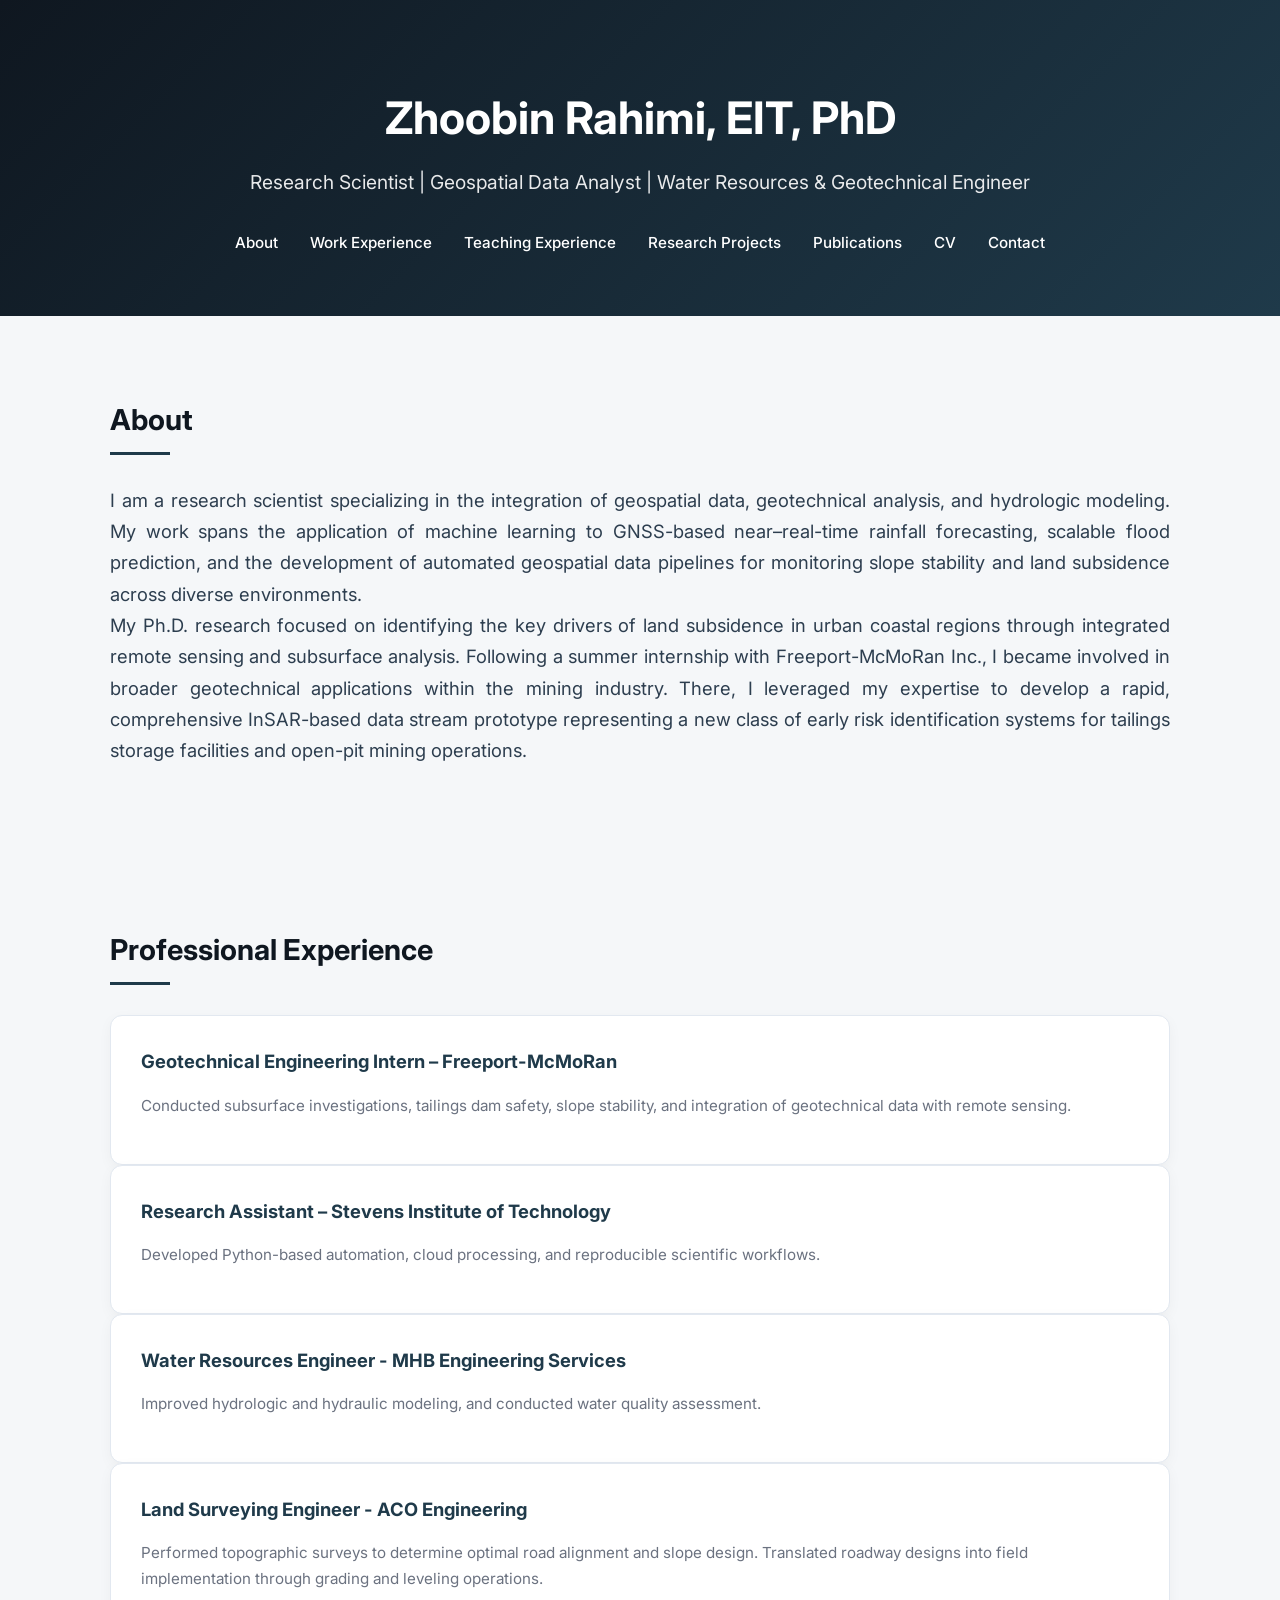
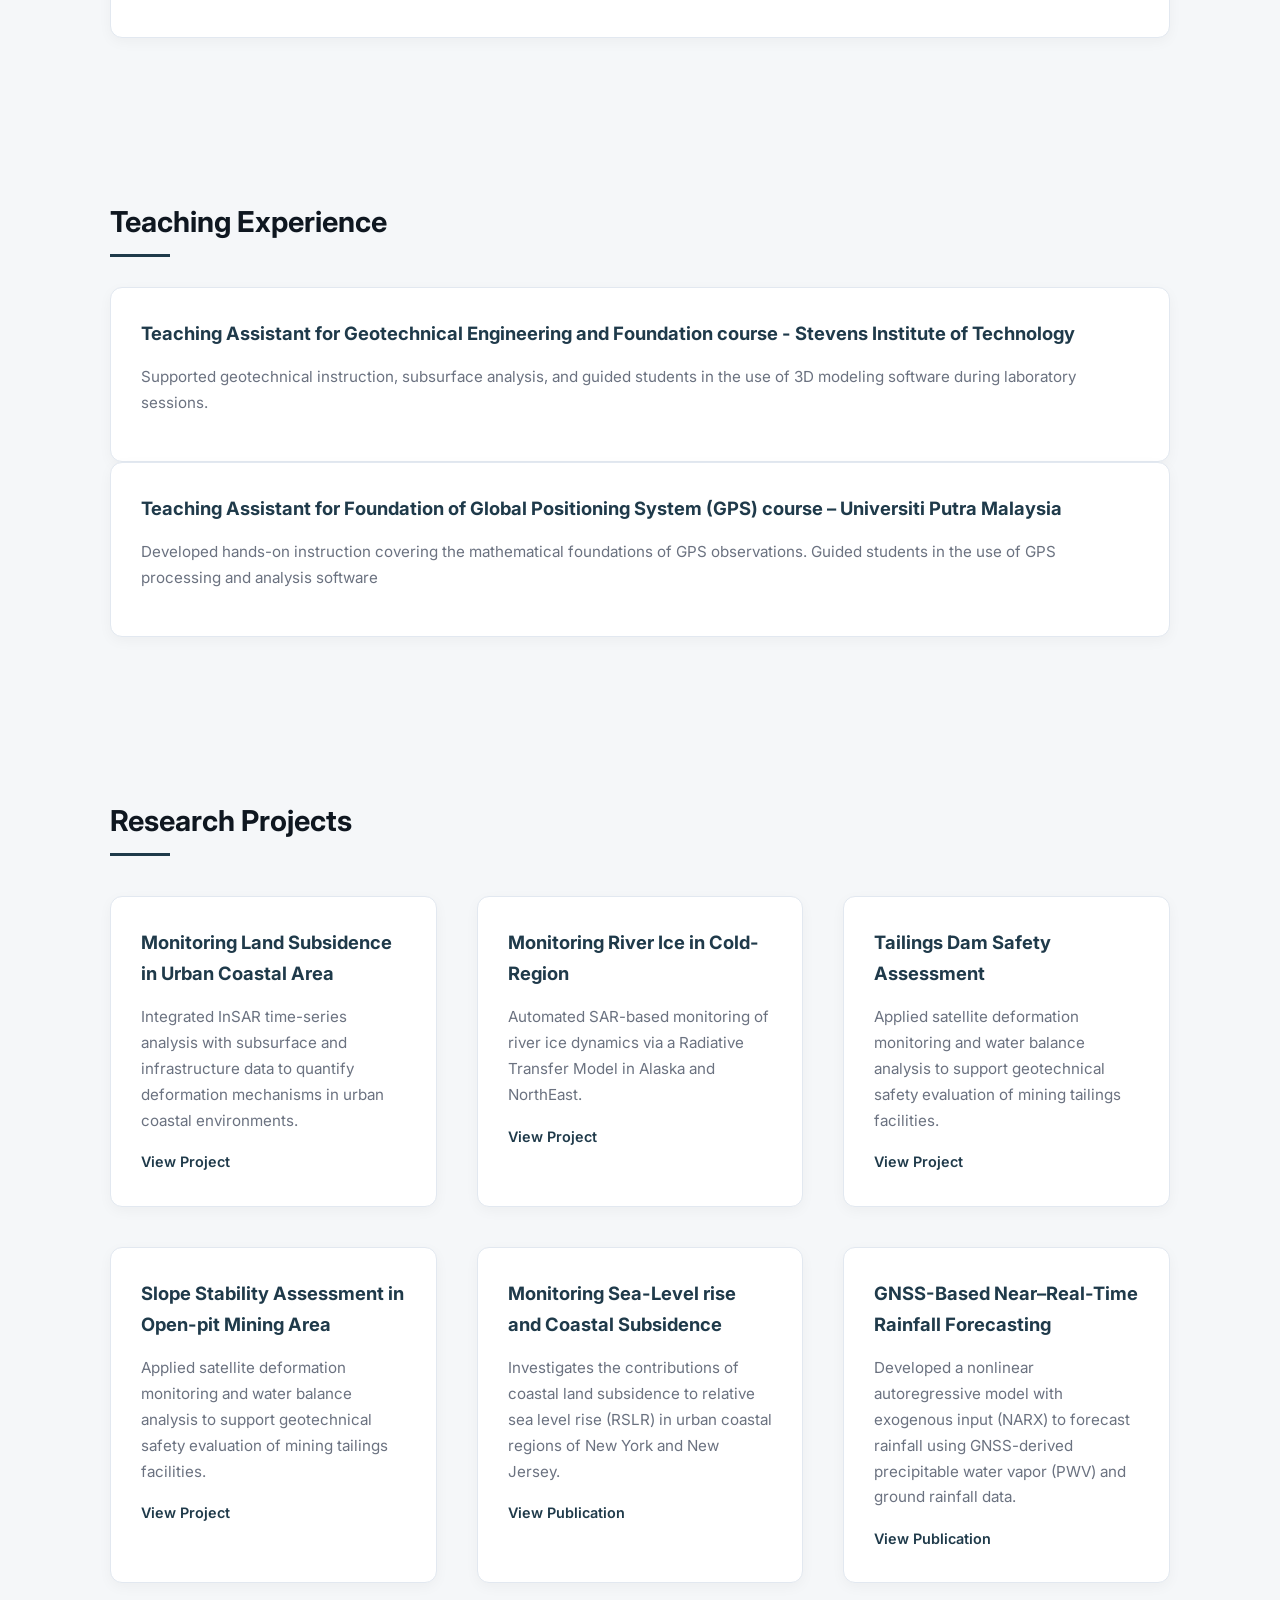
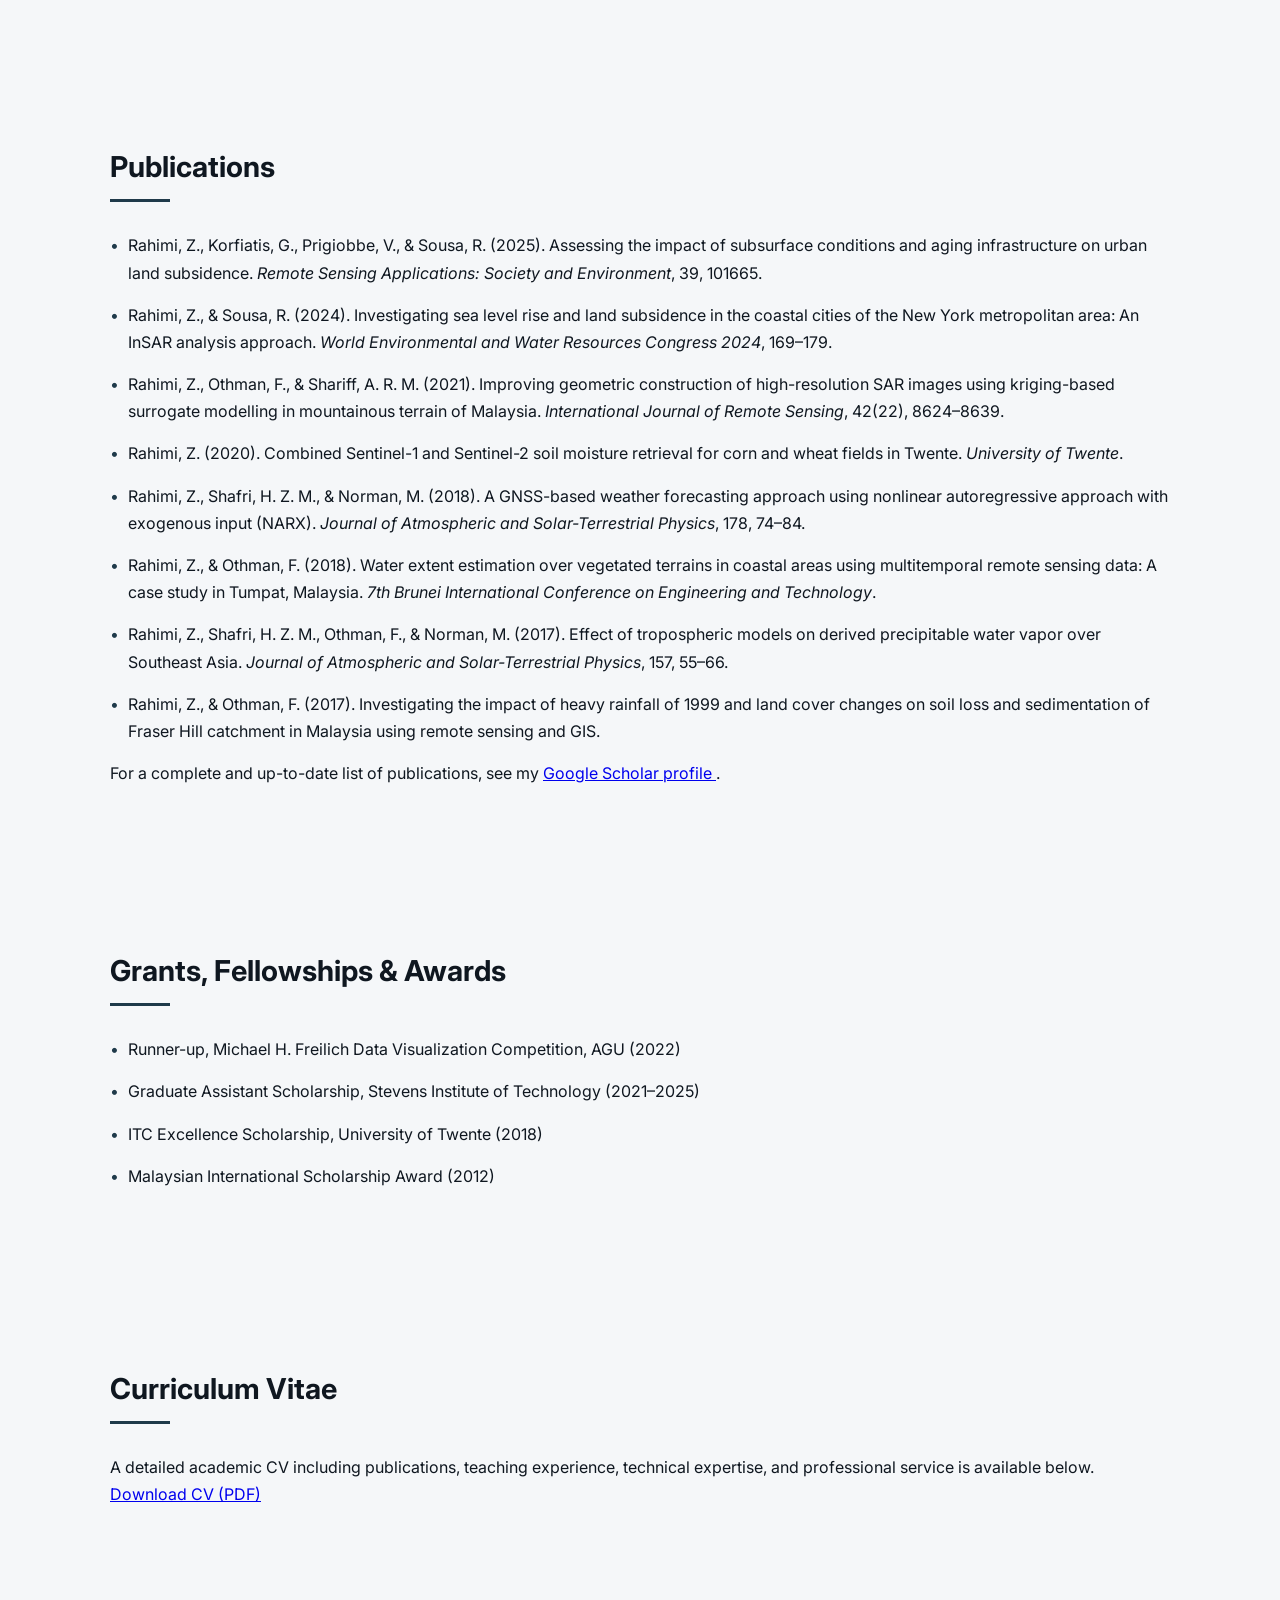
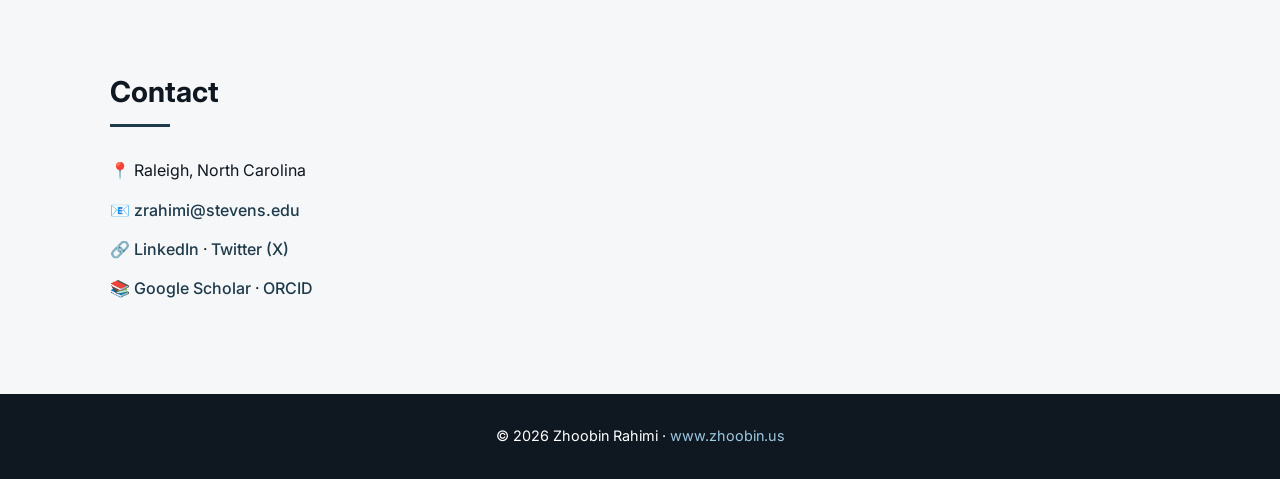
<file: index.html>
<!DOCTYPE html>
<html lang="en">
<head>
  <meta charset="UTF-8">
  <meta name="viewport" content="width=device-width, initial-scale=1.0">
  <title>Zhoobin Rahimi | Research Scientist</title>
  <meta name="description" content="Zhoobin Rahimi – Research Scientist in Remote Sensing, Water Resources, and Geotechnical Engineering">
  <link href="https://fonts.googleapis.com/css2?family=Inter:wght@400;500;600;700&display=swap" rel="stylesheet">
  <link rel="stylesheet" href="style.css">

  <!-- Google Analytics -->
<script async src="https://www.googletagmanager.com/gtag/js?id=G-R81PVTYECD"></script>
<script>
  window.dataLayer = window.dataLayer || [];
  function gtag(){dataLayer.push(arguments);}
  gtag('js', new Date());

  gtag('config', 'G-R81PVTYECD');
</script>
</head>
<body>
<header>
  <h1>Zhoobin Rahimi, EIT, PhD</h1>
  <h2>Research Scientist | Geospatial Data Analyst | Water Resources & Geotechnical Engineer</h2>
  <nav>
    <a href="#about">About</a>
    <a href="#experience"> Work Experience</a>
    <a href="#teaching">Teaching Experience</a>
    <a href="#research">Research Projects</a>
    <a href="#publications">Publications</a>
    <a href="#cv">CV</a>
    <a href="#contact">Contact</a>
  </nav>
</header>
<section id="about">
  <h3>About</h3>
  <p class="lead">
I am a research scientist specializing in the integration of geospatial data, geotechnical analysis, and hydrologic modeling. My work spans the application of machine learning to GNSS-based near–real-time rainfall forecasting, scalable flood prediction, and the development of automated geospatial data pipelines for monitoring slope stability and land subsidence across diverse environments.
 </p>
  <p class="lead">
My Ph.D. research focused on identifying the key drivers of land subsidence in urban coastal regions through integrated remote sensing and subsurface analysis. Following a summer internship with Freeport-McMoRan Inc., I became involved in broader geotechnical applications within the mining industry. There, I leveraged my expertise to develop a rapid, comprehensive InSAR-based data stream prototype representing a new class of early risk identification systems for tailings storage facilities and open-pit mining operations.  </p>
 </p>
</section>

<section id="experience">
  <h3>Professional Experience</h3>
  <div class="grid">
    <div class="card">
      <h4>Geotechnical Engineering Intern – Freeport-McMoRan </h4>
      <p>Conducted subsurface investigations, tailings dam safety, slope stability, and integration of geotechnical data with remote sensing.</p>
    </div>
    <div class="card">
      <h4>Research Assistant – Stevens Institute of Technology</h4>
      <p>Developed Python-based automation, cloud processing, and reproducible scientific workflows.</p>
    </div>
    <div class="card">
      <h4>Water Resources Engineer - MHB Engineering Services</h4>
      <p>Improved hydrologic and hydraulic modeling, and conducted water quality assessment.</p>
    </div>
    <div class="card">
      <h4>Land Surveying Engineer - ACO Engineering </h4>
      <p>Performed topographic surveys to determine optimal road alignment and slope design. 
        Translated roadway designs into field implementation through grading and leveling operations.</p>
    </div>
  </div>
</section>
<section id="teaching">
  <h3>Teaching Experience</h3>
  <div class="grid">
    <div class="card">
  <h4>Teaching Assistant for Geotechnical Engineering and Foundation course - Stevens Institute of Technology</h4>
      <p>Supported geotechnical instruction, subsurface analysis, and guided students in the use of 3D modeling software during laboratory sessions. </p>
      </div>
    <div class="card">
      <h4>Teaching Assistant for Foundation of Global Positioning System (GPS) course – Universiti Putra Malaysia</h4>
      <p>Developed hands-on instruction covering the mathematical foundations of GPS observations. Guided students in the use of GPS processing and analysis software</p>
    </div>
    </section>

<section id="research">
  <h3>Research Projects</h3>
  <div class="projects-grid">

    <div class="card">
      <h4>Monitoring Land Subsidence in Urban Coastal Area</h4>
      <p>Integrated InSAR time-series analysis with subsurface and infrastructure data to quantify deformation mechanisms in urban coastal environments.</p>
      <a href="projects/dsphoboken.html">View Project</a>
    </div>
    <div class="card">
      <h4>Monitoring River Ice in Cold-Region </h4>
      <p>Automated SAR-based monitoring of river ice dynamics via a Radiative Transfer Model in Alaska and NorthEast.</p>
      <a href="projects/iceriver.html">View Project</a>
    </div>
    <div class="card">
      <h4>Tailings Dam Safety Assessment</h4>
      <p>Applied satellite deformation monitoring and water balance analysis to support geotechnical safety evaluation of mining tailings facilities.</p>
      <a href="projects/tsf.html">View Project</a>
    </div>
    
    <div class="card">
      <h4>Slope Stability Assessment in Open-pit Mining Area</h4>
      <p>Applied satellite deformation monitoring and water balance analysis to support geotechnical safety evaluation of mining tailings facilities.</p>
      <a href="projects/ssa.html">View Project</a>
    </div>
    <div class="card">
      <h4>Monitoring Sea-Level rise and Coastal Subsidence</h4>
      <p>Investigates the contributions of coastal land subsidence to relative sea level rise (RSLR) in urban coastal regions of New York and New Jersey.</p>
      <a href="#publications">View Publication</a>
    </div>
    <div class="card">
      <h4>GNSS-Based Near–Real-Time Rainfall Forecasting</h4>
      <p> Developed a nonlinear autoregressive model with exogenous input (NARX) to forecast rainfall using GNSS-derived precipitable water vapor (PWV) and ground rainfall data.</p>
      <a href="#publications">View Publication</a>
    </div>
  </div>
</section>

<section id="publications">
  <h3>Publications</h3>
  <ul>
    <li>
      Rahimi, Z., Korfiatis, G., Prigiobbe, V., & Sousa, R. (2025).
      Assessing the impact of subsurface conditions and aging infrastructure on urban land subsidence.
      <em>Remote Sensing Applications: Society and Environment</em>, 39, 101665.
    </li>

    <li>
      Rahimi, Z., & Sousa, R. (2024).
      Investigating sea level rise and land subsidence in the coastal cities of the New York metropolitan area: An InSAR analysis approach.
      <em>World Environmental and Water Resources Congress 2024</em>, 169–179.
    </li>

    <li>
      Rahimi, Z., Othman, F., & Shariff, A. R. M. (2021).
      Improving geometric construction of high-resolution SAR images using kriging-based surrogate modelling in mountainous terrain of Malaysia.
      <em>International Journal of Remote Sensing</em>, 42(22), 8624–8639.
    </li>

    <li>
      Rahimi, Z. (2020).
      Combined Sentinel-1 and Sentinel-2 soil moisture retrieval for corn and wheat fields in Twente.
      <em>University of Twente</em>.
    </li>

    <li>
      Rahimi, Z., Shafri, H. Z. M., & Norman, M. (2018).
      A GNSS-based weather forecasting approach using nonlinear autoregressive approach with exogenous input (NARX).
      <em>Journal of Atmospheric and Solar-Terrestrial Physics</em>, 178, 74–84.
    </li>

    <li>
      Rahimi, Z., & Othman, F. (2018).
      Water extent estimation over vegetated terrains in coastal areas using multitemporal remote sensing data: A case study in Tumpat, Malaysia.
      <em>7th Brunei International Conference on Engineering and Technology</em>.
    </li>

    <li>
      Rahimi, Z., Shafri, H. Z. M., Othman, F., & Norman, M. (2017).
      Effect of tropospheric models on derived precipitable water vapor over Southeast Asia.
      <em>Journal of Atmospheric and Solar-Terrestrial Physics</em>, 157, 55–66.
    </li>

    <li>
      Rahimi, Z., & Othman, F. (2017).
      Investigating the impact of heavy rainfall of 1999 and land cover changes on soil loss and sedimentation of Fraser Hill catchment in Malaysia using remote sensing and GIS.
    </li>
<p>
  For a complete and up-to-date list of publications, see my 
  <a href="https://scholar.google.com/citations?user=qwAzyl4AAAAJ" target="_blank">
    Google Scholar profile
  </a>.
</p>

  </ul>
</section>

<section id="grants">
  <h3>Grants, Fellowships & Awards</h3>
  <ul>
    <li>Runner-up, Michael H. Freilich Data Visualization Competition, AGU (2022)</li>
    <li>Graduate Assistant Scholarship, Stevens Institute of Technology (2021–2025)</li>
    <li>ITC Excellence Scholarship, University of Twente (2018)</li>
    <li>Malaysian International Scholarship Award (2012)</li>
  </ul>
</section>


<section id="cv">
  <h3>Curriculum Vitae</h3>
  <p>
    A detailed academic CV including publications, teaching experience, technical expertise, and professional service is available below.
  </p>
  <p>
    <a href="ZHOOBIN_RA_(2026).pdf" target="_blank">Download CV (PDF)</a>
  </p>
</section>
<section id="contact">
  <h3>Contact</h3>

  <p>
    📍 Raleigh, North Carolina
  </p>

  <p>
    📧 <a href="mailto:zrahimi@stevens.edu">zrahimi@stevens.edu</a>
  </p>

  <p>
    🔗
    <a href="https://www.linkedin.com/in/zhoobinrahimi/" target="_blank">LinkedIn</a> ·
    <a href="https://twitter.com/J00bin" target="_blank">Twitter (X)</a>
  </p>
  <p>
    📚
    <a href="https://scholar.google.com/citations?user=qwAzyl4AAAAJ" target="_blank">
      Google Scholar
    </a> ·
    <a href="https://orcid.org/0000-0001-8597-3132" target="_blank">
      ORCID
    </a>
  </p>

</section>

<footer>
  <p>© 2026 Zhoobin Rahimi · <a href="https://www.zhoobin.us">www.zhoobin.us</a></p>
</footer>

</body>
</html>
</file>
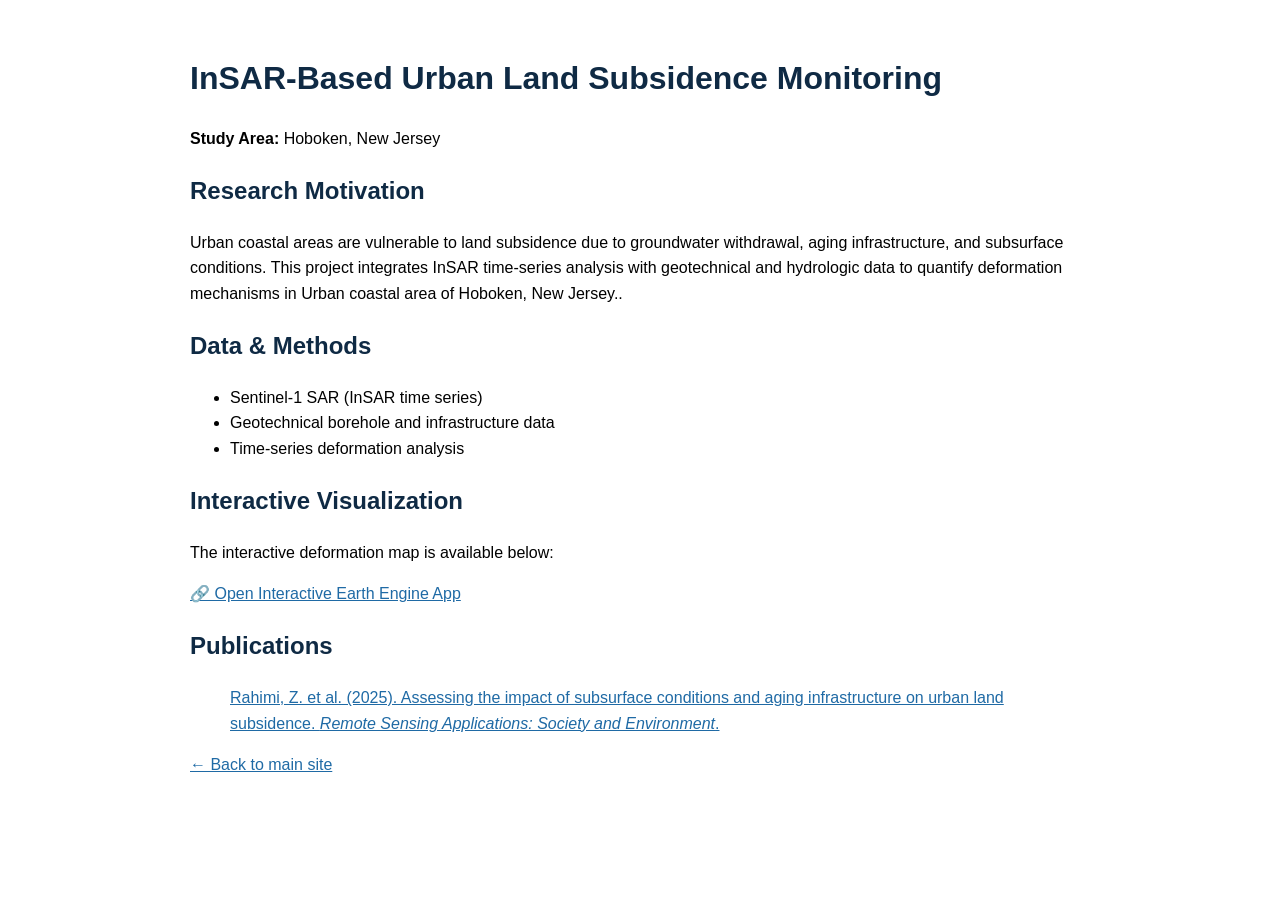
<file: projects/dsphoboken.html>
<!DOCTYPE html>
<html lang="en">
<head>
  <meta charset="UTF-8">
  <title>Urban Land Subsidence – Hoboken, NJ</title>
  <meta name="description" content="InSAR-based land subsidence monitoring in Hoboken, NJ">
  <style>
    body { font-family: Arial, sans-serif; max-width: 900px; margin: auto; padding: 2rem; line-height: 1.6; }
    h1, h2 { color: #0f2a44; }
    a { color: #1f6aa5; }
  </style>
</head>
<body>

<h1>InSAR-Based Urban Land Subsidence Monitoring</h1>
<p><strong>Study Area:</strong> Hoboken, New Jersey</p>

<h2>Research Motivation</h2>
<p>
Urban coastal areas are vulnerable to land subsidence due to groundwater withdrawal, 
aging infrastructure, and subsurface conditions. This project integrates InSAR time-series 
analysis with geotechnical and hydrologic data to quantify deformation mechanisms in Urban coastal area of Hoboken, New Jersey..
</p>

<h2>Data & Methods</h2>
<ul>
  <li>Sentinel-1 SAR (InSAR time series)</li>
  <li>Geotechnical borehole and infrastructure data</li>
  <li>Time-series deformation analysis</li>
</ul>

<h2>Interactive Visualization</h2>
<p>
The interactive deformation map is available below:
</p>

<p>
<a href="https://zr110.users.earthengine.app/view/dsphoboken" target="_blank">
🔗 Open Interactive Earth Engine App
</a>

</p>

<section id="publications">
  <h2>Publications</h2>
  <ul>
  <a href="https://www.sciencedirect.com/science/article/pii/S2352938525002186?fr=RR-2&ref=pdf_download&rr=9ae70b00fd136bbc" target="_blank">
  Rahimi, Z. et al. (2025). Assessing the impact of subsurface conditions and aging infrastructure on urban land subsidence. <em>Remote Sensing Applications: Society and Environment</em>.
  </a>
  </ul>
</section>

<p><a href="../index.html">← Back to main site</a></p>

</body>
</html>
</file>
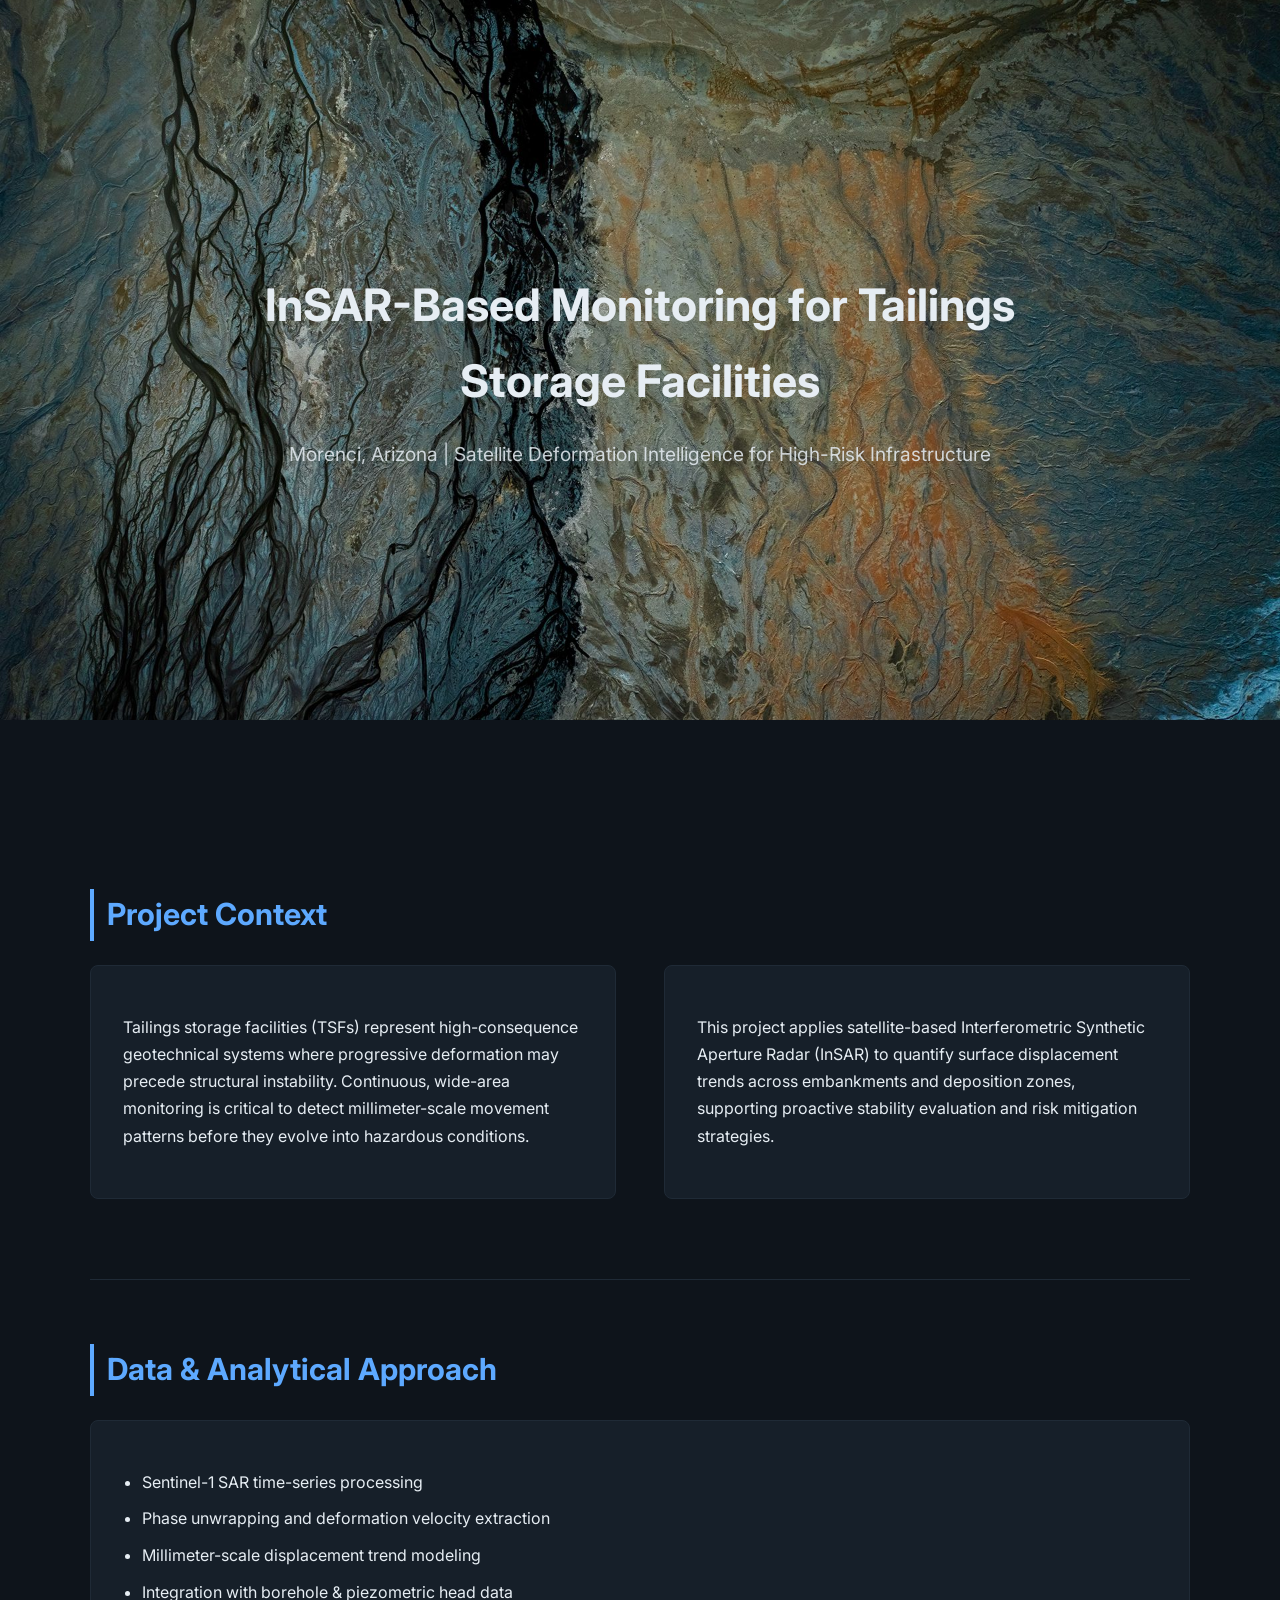
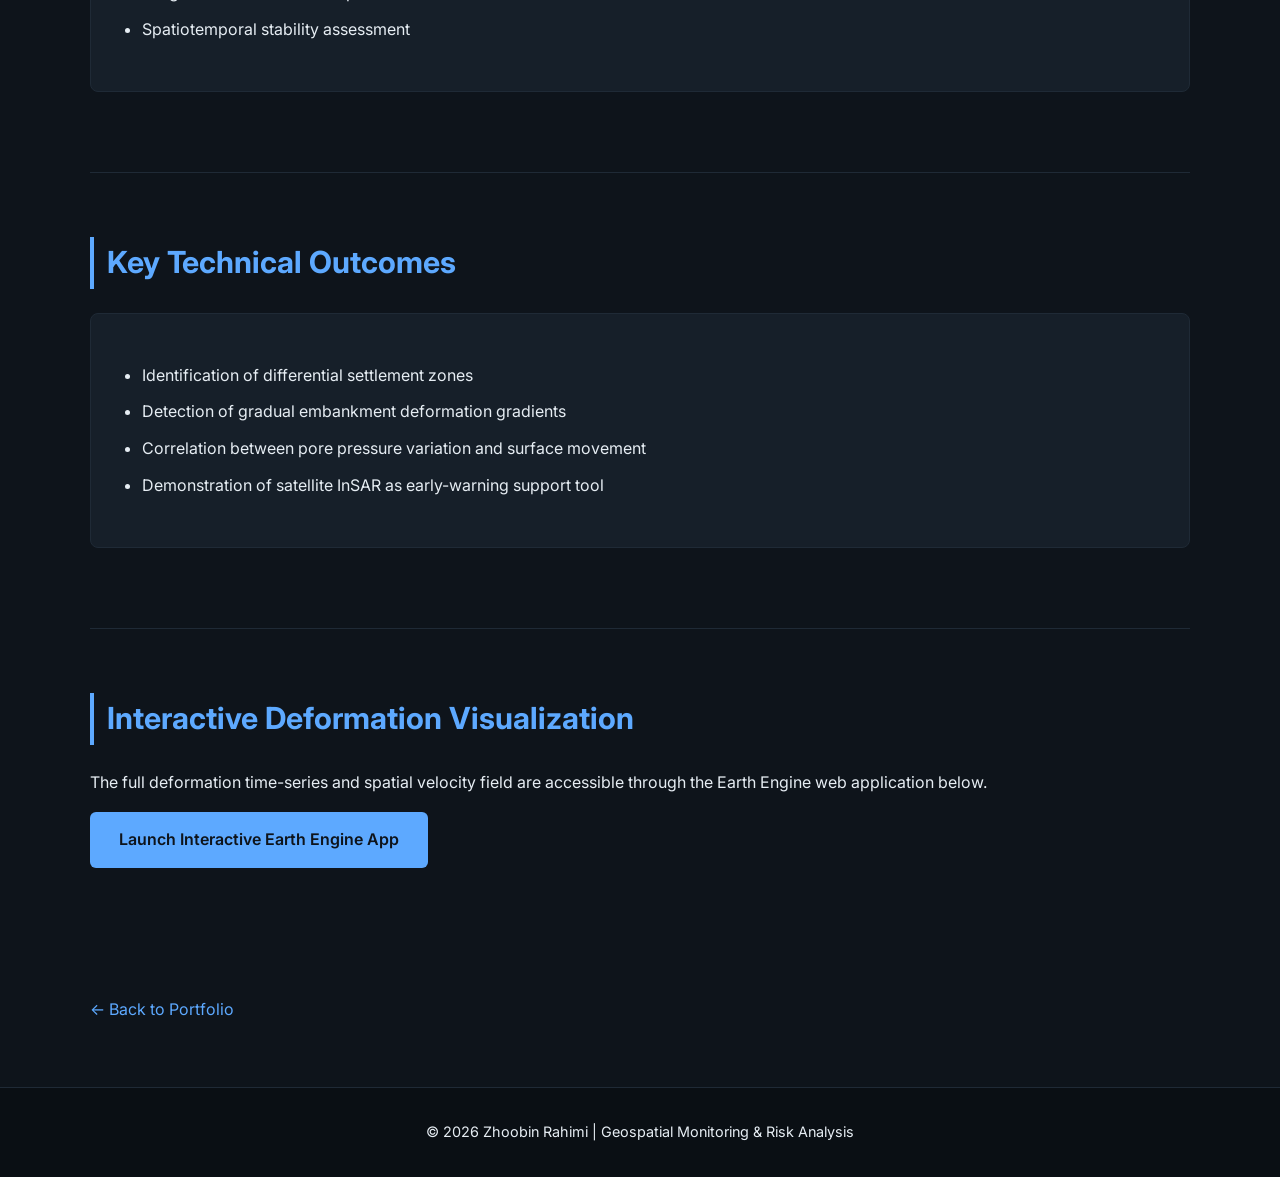
<file: projects/tsf.html>
<!DOCTYPE html>
<html lang="en">
<head>
<meta charset="UTF-8">
<meta name="viewport" content="width=device-width, initial-scale=1.0">
<title>Tailings Storage Facility Monitoring | Zhoobin Rahimi</title>

<link href="https://fonts.googleapis.com/css2?family=Inter:wght@300;400;600;700&display=swap" rel="stylesheet">

<style>
body {
  margin: 0;
  font-family: 'Inter', sans-serif;
  background: #0e141b;
  color: #e6edf3;
  line-height: 1.7;
}

/* HERO WITH IMAGE */
.hero {
  position: relative;
  height: 80vh;
  background: url('./tsf-banner.jpg') center/cover no-repeat;
  display: flex;
  align-items: center;
  justify-content: center;
  text-align: center;
}


.hero-content {
  position: relative;
  z-index: 2;
  max-width: 900px;
  padding: 2rem;
}

.hero h1 {
  font-size: 2.8rem;
  margin-bottom: 1rem;
}

.hero p {
  font-size: 1.2rem;
  opacity: 0.85;
}

.container {
  max-width: 1100px;
  margin: auto;
  padding: 4rem 2rem;
}

section {
  margin-bottom: 5rem;
}

h2 {
  color: #5da9ff;
  font-size: 1.9rem;
  margin-bottom: 1.5rem;
  border-left: 4px solid #5da9ff;
  padding-left: 0.8rem;
}

.split {
  display: grid;
  grid-template-columns: 1fr 1fr;
  gap: 3rem;
}

.card {
  background: #161f29;
  padding: 2rem;
  border-radius: 8px;
  border: 1px solid #1f2a36;
}

ul {
  padding-left: 1.2rem;
}

li {
  margin-bottom: 0.6rem;
}

.btn {
  display: inline-block;
  padding: 0.9rem 1.8rem;
  background: #5da9ff;
  color: #0e141b;
  text-decoration: none;
  font-weight: 600;
  border-radius: 6px;
  transition: 0.3s;
}

.btn:hover {
  background: #7bbcff;
}

.divider {
  height: 1px;
  background: #1f2a36;
  margin: 4rem 0;
}

.back-link {
  display: inline-block;
  margin-top: 3rem;
  color: #5da9ff;
  text-decoration: none;
}

footer {
  text-align: center;
  padding: 2rem;
  background: #0a0f14;
  font-size: 0.9rem;
  border-top: 1px solid #1f2a36;
}

/* RESPONSIVE */
@media (max-width: 900px) {
  .split {
    grid-template-columns: 1fr;
  }

  .hero {
    height: 60vh;
  }

  .hero h1 {
    font-size: 2rem;
  }
}
</style>
</head>

<body>

<!-- HERO IMAGE BANNER -->
<section class="hero">
  <div class="hero-content">
    <h1>InSAR-Based Monitoring for Tailings Storage Facilities</h1>
    <p>Morenci, Arizona | Satellite Deformation Intelligence for High-Risk Infrastructure</p>
  </div>
</section>

<div class="container">

  <!-- PROJECT CONTEXT -->
  <section>
    <h2>Project Context</h2>
    <div class="split">
      <div class="card">
        <p>
          Tailings storage facilities (TSFs) represent high-consequence
          geotechnical systems where progressive deformation may precede
          structural instability. Continuous, wide-area monitoring is critical
          to detect millimeter-scale movement patterns before they evolve
          into hazardous conditions.
        </p>
      </div>
      <div class="card">
        <p>
          This project applies satellite-based Interferometric Synthetic
          Aperture Radar (InSAR) to quantify surface displacement trends
          across embankments and deposition zones, supporting proactive
          stability evaluation and risk mitigation strategies.
        </p>
      </div>
    </div>
  </section>

  <div class="divider"></div>

  <!-- METHODS -->
  <section>
    <h2>Data & Analytical Approach</h2>
    <div class="card">
      <ul>
        <li>Sentinel-1 SAR time-series processing</li>
        <li>Phase unwrapping and deformation velocity extraction</li>
        <li>Millimeter-scale displacement trend modeling</li>
        <li>Integration with borehole & piezometric head data</li>
        <li>Spatiotemporal stability assessment</li>
      </ul>
    </div>
  </section>

  <div class="divider"></div>

  <!-- RESULTS -->
  <section>
    <h2>Key Technical Outcomes</h2>
    <div class="card">
      <ul>
        <li>Identification of differential settlement zones</li>
        <li>Detection of gradual embankment deformation gradients</li>
        <li>Correlation between pore pressure variation and surface movement</li>
        <li>Demonstration of satellite InSAR as early-warning support tool</li>
      </ul>
    </div>
  </section>

  <div class="divider"></div>

  <!-- INTERACTIVE MAP -->
  <section>
    <h2>Interactive Deformation Visualization</h2>
    <p>
      The full deformation time-series and spatial velocity field are
      accessible through the Earth Engine web application below.
    </p>

    <a href="https://ee-zr110.projects.earthengine.app/view/morencitailing"
       target="_blank"
       class="btn">
       Launch Interactive Earth Engine App
    </a>
  </section>

  <a href="index.html" class="back-link">← Back to Portfolio</a>

</div>

<footer>
  © 2026 Zhoobin Rahimi | Geospatial Monitoring & Risk Analysis
</footer>

</body>
</html>
</file>
<file: style.css>
/* ===============================
   GLOBAL STYLING
================================= */

:root {
  --bg: #f5f7f9;
  --dark: #0f1720;
  --accent: #1f3a4a;
  --steel: #2d3e4f;
  --light: #ffffff;
  --muted: #6b7280;
  --border: #e2e8f0;
}

* {
  margin: 0;
  padding: 0;
  box-sizing: border-box;
}

body {
  font-family: 'Inter', sans-serif;
  background: var(--bg);
  color: var(--dark);
  line-height: 1.7;
}

/* ===============================
   HEADER
================================= */

header {
  background: linear-gradient(135deg, #0f1720, #1f3a4a);
  color: white;
  text-align: center;
  padding: 80px 20px 60px;
}

header h1 {
  font-size: 2.8rem;
  font-weight: 700;
  margin-bottom: 10px;
}

header h2 {
  font-weight: 400;
  font-size: 1.2rem;
  opacity: 0.9;
  margin-bottom: 30px;
}

nav {
  margin-top: 20px;
}

nav a {
  color: white;
  text-decoration: none;
  margin: 0 14px;
  font-weight: 500;
  font-size: 0.95rem;
  transition: 0.3s ease;
  position: relative;
}

nav a:hover {
  color: #9cc9e3;
}

/* ===============================
   SECTIONS
================================= */

section {
  max-width: 1100px;
  margin: auto;
  padding: 80px 20px;
}

section h3 {
  font-size: 1.8rem;
  margin-bottom: 30px;
  position: relative;
  padding-bottom: 10px;
}

section h3::after {
  content: "";
  position: absolute;
  bottom: 0;
  left: 0;
  width: 60px;
  height: 3px;
  background: var(--accent);
}

/* ===============================
   ABOUT
================================= */
/* 
.lead {
  font-size: 1.15rem;
  color: var(--steel);
  max-width: 900px;
} */
.lead {
  text-align: justify;
  text-justify: inter-word;
   font-size: 1.15rem;
  color: var(--steel);
  /* max-width: 950px; */
}

/* ===============================
   GRID + CARDS
================================= */

.projects-grid {
  display: grid;
  grid-template-columns: repeat(auto-fit, minmax(320px, 1fr));
  gap: 40px;
  margin-top: 40px;
}


.card {
  background: var(--light);
  padding: 30px;
  border-radius: 12px;
  border: 1px solid var(--border);
  transition: 0.3s ease;
  box-shadow: 0 4px 14px rgba(0,0,0,0.04);
}

.card:hover {
  transform: translateY(-6px);
  box-shadow: 0 12px 28px rgba(0,0,0,0.08);
}

.card h4 {
  margin-bottom: 15px;
  font-size: 1.15rem;
  color: var(--accent);
}

.card p {
  font-size: 0.95rem;
  color: var(--muted);
  margin-bottom: 15px;
}

.card a {
  text-decoration: none;
  font-weight: 600;
  color: var(--accent);
  font-size: 0.9rem;
  border-bottom: 2px solid transparent;
  transition: 0.3s ease;
}

.card a:hover {
  border-bottom: 2px solid var(--accent);
}

/* ===============================
   LISTS
================================= */

ul {
  list-style: none;
  padding-left: 0;
}

ul li {
  margin-bottom: 15px;
  padding-left: 18px;
  position: relative;
}

ul li::before {
  content: "•";
  position: absolute;
  left: 0;
  color: var(--accent);
}

/* ===============================
   CONTACT
================================= */

#contact p {
  margin-bottom: 12px;
}

#contact a {
  text-decoration: none;
  color: var(--accent);
  font-weight: 500;
}

#contact a:hover {
  text-decoration: underline;
}

/* ===============================
   FOOTER
================================= */

footer {
  background: var(--dark);
  color: white;
  text-align: center;
  padding: 30px;
  font-size: 0.9rem;
}

footer a {
  color: #9cc9e3;
  text-decoration: none;
}
</file>
